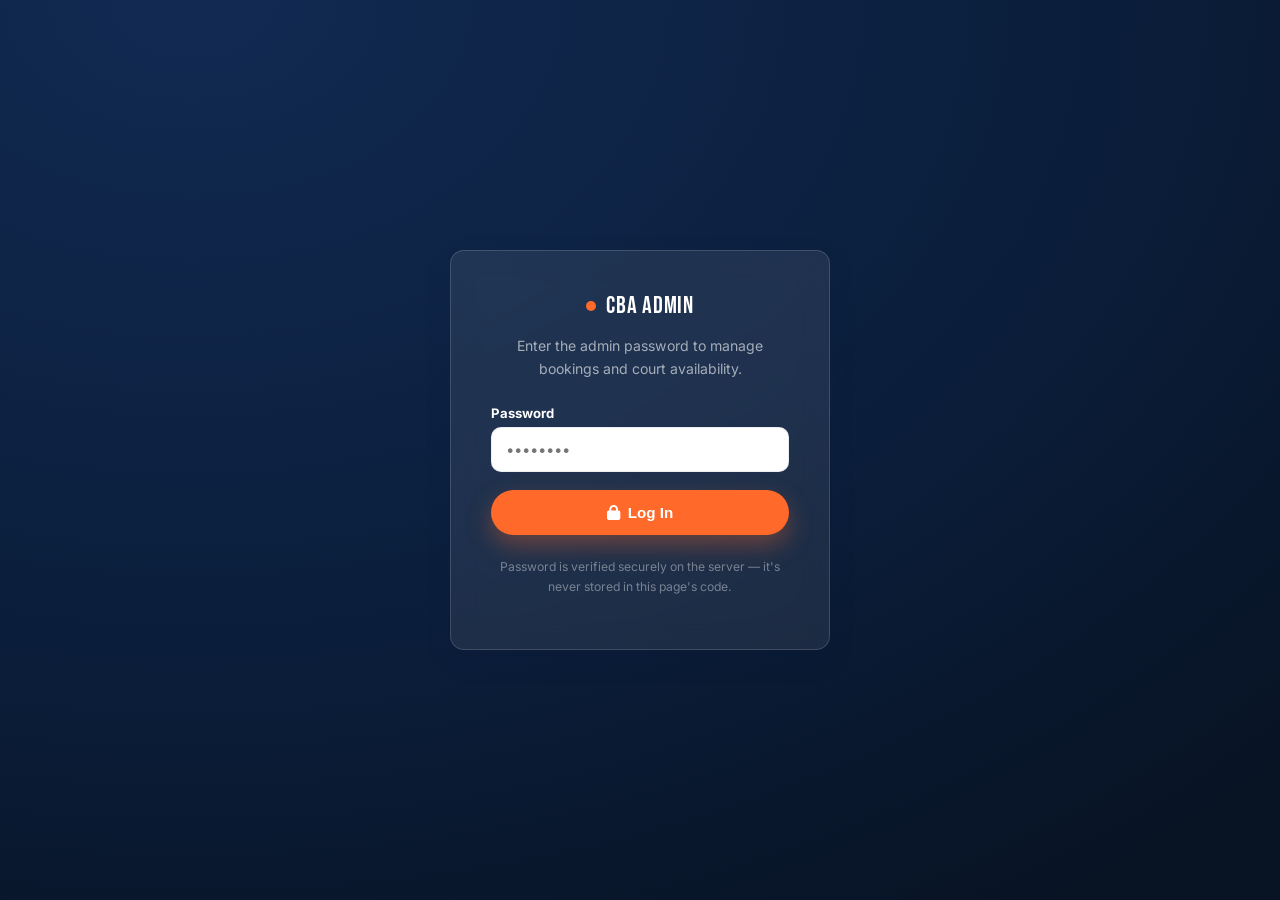
<file: admin.html>
<!DOCTYPE html>
<html lang="en">
<head>
<meta charset="UTF-8">
<meta name="viewport" content="width=device-width, initial-scale=1.0">
<title>Admin Panel — Chaitanya Badminton Academy</title>
<link rel="stylesheet" href="https://cdnjs.cloudflare.com/ajax/libs/font-awesome/6.5.1/css/all.min.css">
<link rel="stylesheet" href="style.css">
</head>
<body class="admin-body">

<!-- ===================== LOGIN SCREEN ===================== -->
<div id="admin-login-screen" style="min-height:100vh;display:flex;align-items:center;justify-content:center;background:radial-gradient(120% 120% at 15% 0%, #122a52 0%, #0B1F3D 55%, #081324 100%);padding:20px">
  <div class="glass-card" style="background:rgba(255,255,255,0.08);border-color:rgba(255,255,255,0.15);backdrop-filter:blur(14px);padding:40px;max-width:380px;width:100%;text-align:center">
    <div class="brand" style="justify-content:center;margin-bottom:6px;color:#fff"><span class="shuttle-dot"></span> CBA ADMIN</div>
    <p style="color:rgba(255,255,255,0.6);font-size:0.88rem;margin-bottom:24px">Enter the admin password to manage bookings and court availability.</p>
    <form id="admin-login-form">
      <div class="field" style="text-align:left">
        <label style="color:#fff">Password</label>
        <input type="password" name="password" required placeholder="••••••••" autocomplete="current-password">
      </div>
      <button class="btn btn-primary" style="width:100%" type="submit"><i class="fa-solid fa-lock"></i> Log In</button>
      <div class="form-msg" id="admin-login-msg"></div>
    </form>
    <p style="color:rgba(255,255,255,0.4);font-size:0.76rem;margin-top:22px">Password is verified securely on the server — it's never stored in this page's code.</p>
  </div>
</div>

<div class="admin-shell" id="admin-shell" style="display:none">
  <aside class="admin-sidebar" id="admin-sidebar">
    <div class="brand"><span class="shuttle-dot"></span> CBA ADMIN</div>
    <nav>
      <a href="#" class="active"><i class="fa-solid fa-gauge"></i> Dashboard</a>
      <a href="#bookings-panel"><i class="fa-solid fa-list-check"></i> Bookings</a>
      <a href="#slot-control-panel"><i class="fa-solid fa-toggle-on"></i> Slot Control</a>
      <a href="#calendar-panel"><i class="fa-solid fa-calendar-days"></i> Calendar</a>
      <a href="index.html" target="_blank"><i class="fa-solid fa-globe"></i> View Website</a>
      <a href="#" id="admin-logout-btn"><i class="fa-solid fa-right-from-bracket"></i> Log Out</a>
    </nav>
  </aside>

  <main class="admin-main">
    <div class="admin-topbar">
      <div>
        <button class="nav-toggle" id="sidebar-toggle" style="display:none;color:var(--court-navy)"><i class="fa-solid fa-bars"></i></button>
        <h2 style="color:var(--court-navy)">Dashboard</h2>
        <p style="margin:2px 0 0;font-size:0.9rem">Live view of every court booking, synced from Google Sheets.</p>
      </div>
      <div style="display:flex;gap:10px">
        <button class="btn btn-dark btn-sm" onclick="loadBookings()"><i class="fa-solid fa-rotate"></i> Refresh</button>
        <button class="btn btn-primary btn-sm" onclick="exportBookingsCSV()"><i class="fa-solid fa-file-csv"></i> Export CSV</button>
      </div>
    </div>

    <!-- STATS -->
    <div class="stat-grid">
      <div class="stat-card"><div class="num" id="stat-total">—</div><div class="label">Total Bookings</div></div>
      <div class="stat-card accent-orange"><div class="num" id="stat-pending">—</div><div class="label">Pending</div></div>
      <div class="stat-card accent-green"><div class="num" id="stat-confirmed">—</div><div class="label">Confirmed</div></div>
      <div class="stat-card accent-red"><div class="num" id="stat-cancelled">—</div><div class="label">Cancelled</div></div>
      <div class="stat-card"><div class="num" id="stat-today">—</div><div class="label">Today's Bookings</div></div>
    </div>

    <!-- ANALYTICS -->
    <div class="stat-grid" style="grid-template-columns:repeat(auto-fit,minmax(220px,1fr))">
      <div class="stat-card"><div class="num" id="stat-top-court" style="font-size:1.3rem">—</div><div class="label">Most Booked Court</div></div>
      <div class="stat-card"><div class="num" id="stat-top-hour" style="font-size:1.3rem">—</div><div class="label">Peak Booking Hour</div></div>
    </div>

    <!-- BOOKINGS TABLE -->
    <div class="panel" id="bookings-panel">
      <div class="panel-head">
        <h3>All Bookings</h3>
        <div class="toolbar">
          <input type="text" id="f-search" placeholder="Search name, mobile, ID...">
          <input type="date" id="f-date">
          <select id="f-court"></select>
          <select id="f-status">
            <option value="">All status</option>
            <option>Pending</option>
            <option>Confirmed</option>
            <option>Cancelled</option>
          </select>
        </div>
      </div>
      <div style="overflow-x:auto">
        <table class="data-table">
          <thead>
            <tr><th>Booking ID</th><th>Customer</th><th>Court</th><th>Date</th><th>Time</th><th>Status</th><th>Actions</th></tr>
          </thead>
          <tbody id="bookings-tbody">
            <tr><td colspan="7" class="empty-state"><span class="spinner dark"></span> Loading bookings...</td></tr>
          </tbody>
        </table>
      </div>
    </div>

    <!-- MANUAL SLOT AVAILABILITY -->
    <div class="panel" id="slot-control-panel">
      <div class="panel-head">
        <h3>Manual Slot Availability</h3>
        <div class="toolbar">
          <select id="sc-court"></select>
          <input type="date" id="sc-date">
        </div>
      </div>
      <p style="font-size:0.85rem;margin-top:-8px;margin-bottom:18px">
        Force a slot <strong>Yes</strong> (open) or <strong>No</strong> (blocked) — for maintenance, private events, or holding a slot without a booking. This overrides normal booking logic; the public site respects it immediately.
      </p>
      <div class="stat-grid" id="slot-control-grid" style="grid-template-columns:repeat(auto-fit,minmax(170px,1fr))"></div>
    </div>

    <!-- CALENDAR -->
    <div class="panel" id="calendar-panel">
      <div class="panel-head">
        <h3>Calendar View</h3>
        <div class="view-tabs">
          <button data-view="daily" onclick="setCalendarView('daily')">Daily</button>
          <button data-view="weekly" onclick="setCalendarView('weekly')">Weekly</button>
          <button data-view="monthly" class="active" onclick="setCalendarView('monthly')">Monthly</button>
        </div>
      </div>
      <div class="calendar-legend">
        <span><span class="dot confirmed"></span> Confirmed</span>
        <span><span class="dot pending"></span> Pending</span>
        <span><span class="dot cancelled"></span> Cancelled</span>
      </div>
      <div class="cal-grid" id="calendar-grid"></div>
    </div>
  </main>
</div>

<script src="config.js"></script>
<script src="script.js"></script>
<script>
  document.getElementById("sidebar-toggle").addEventListener("click", () => {
    document.getElementById("admin-sidebar").classList.toggle("open");
  });
  // Show the hamburger only on small screens
  const mq = window.matchMedia("(max-width: 900px)");
  const syncToggle = () => document.getElementById("sidebar-toggle").style.display = mq.matches ? "inline-block" : "none";
  mq.addEventListener("change", syncToggle); syncToggle();
</script>
</body>
</html>
</file>
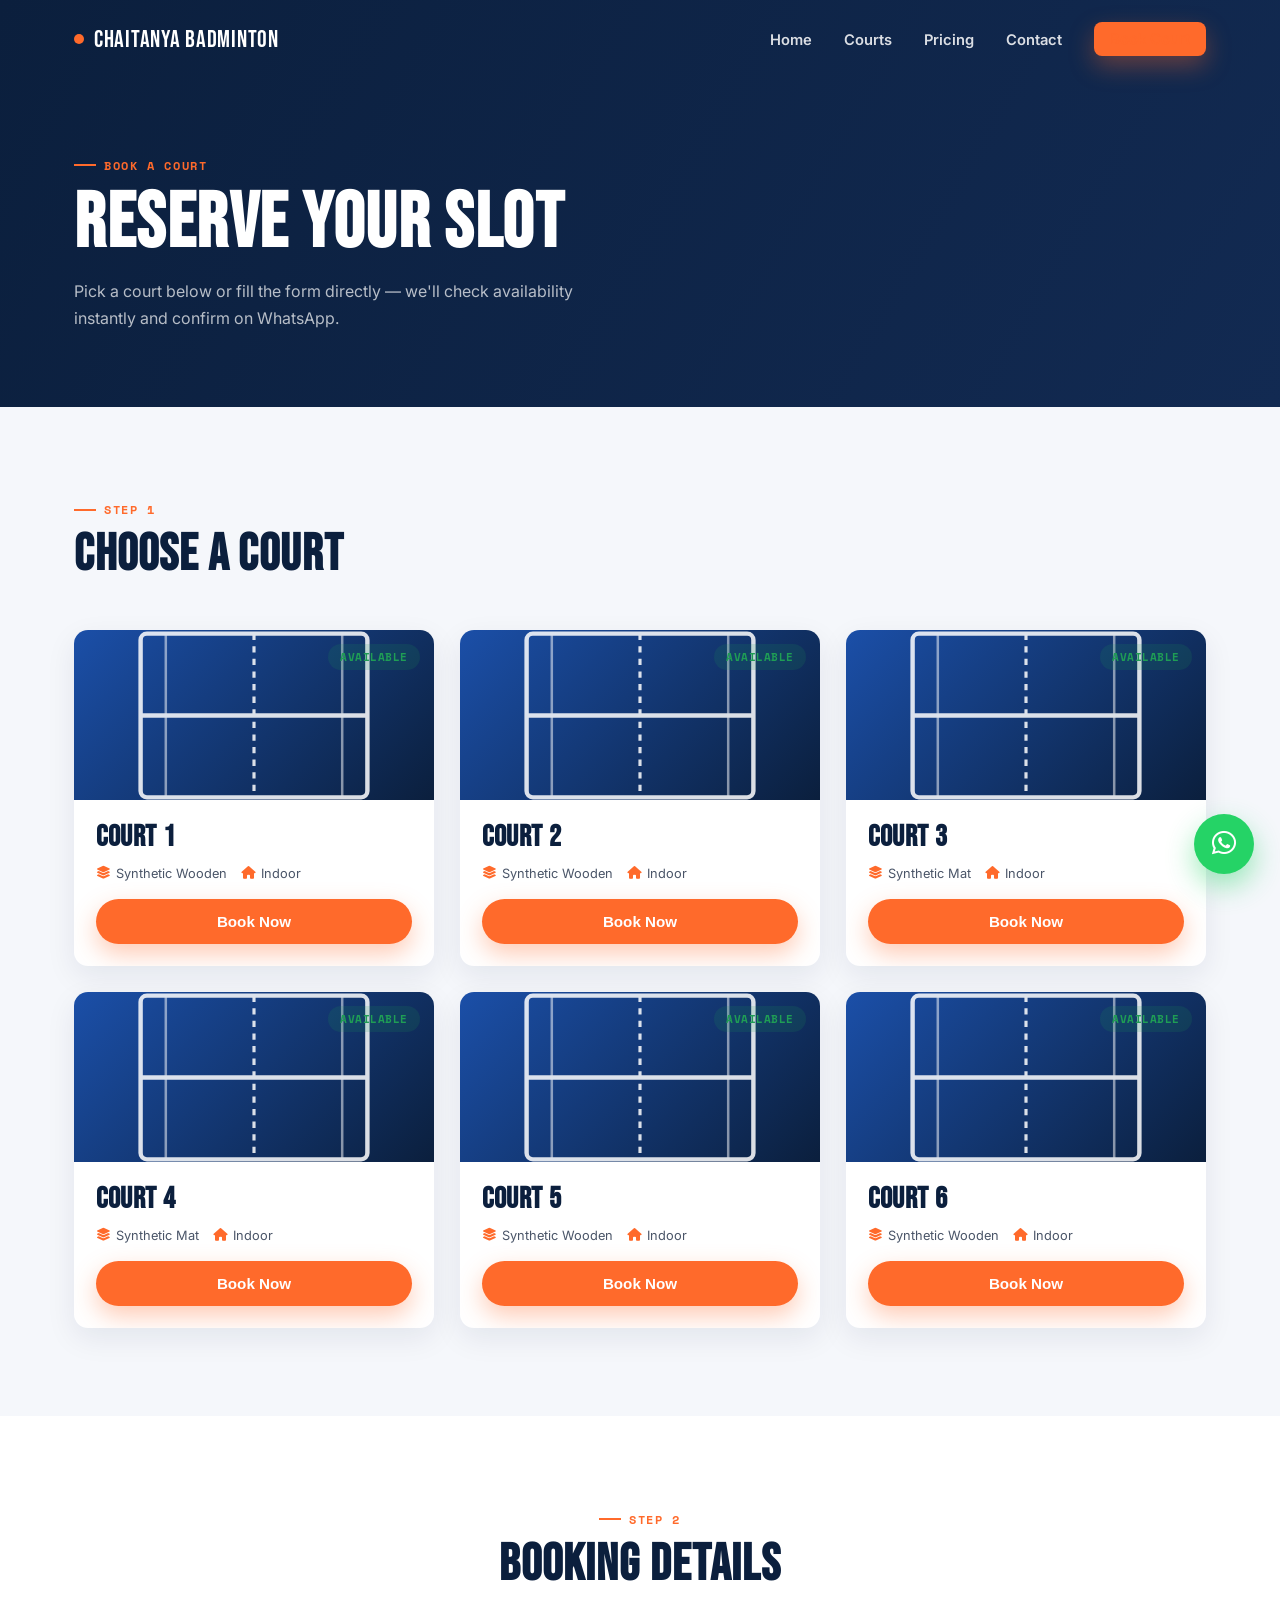
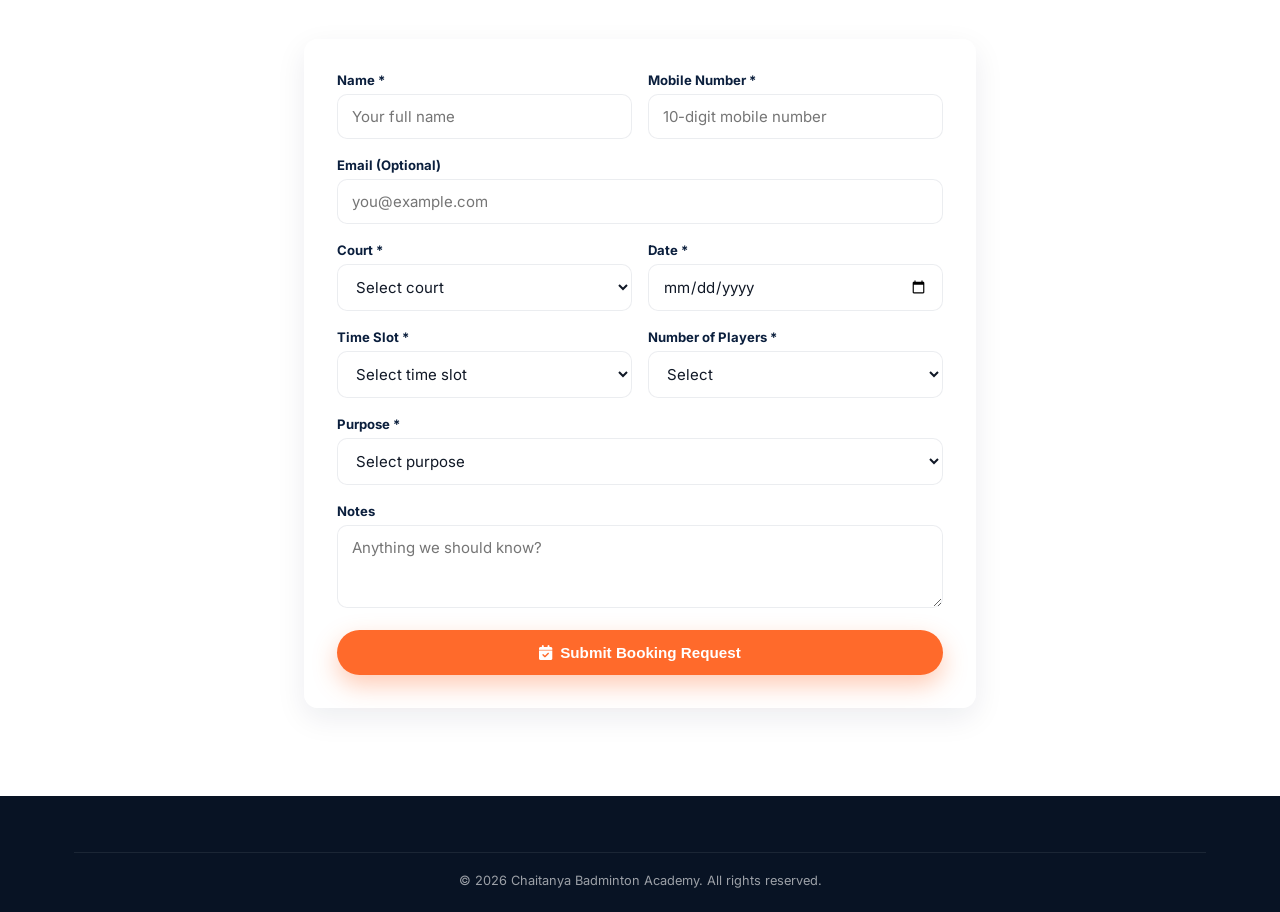
<file: booking.html>
<!DOCTYPE html>
<html lang="en">
<head>
<meta charset="UTF-8">
<meta name="viewport" content="width=device-width, initial-scale=1.0">
<title>Book a Court — Chaitanya Badminton Academy</title>
<link rel="stylesheet" href="https://cdnjs.cloudflare.com/ajax/libs/font-awesome/6.5.1/css/all.min.css">
<link rel="stylesheet" href="style.css">
</head>
<body>

<header class="navbar">
  <div class="container">
    <a href="index.html" class="brand"><span class="shuttle-dot"></span> CHAITANYA BADMINTON</a>
    <nav>
      <ul class="nav-links">
        <li><a href="index.html">Home</a></li>
        <li><a href="index.html#courts">Courts</a></li>
        <li><a href="index.html#pricing">Pricing</a></li>
        <li><a href="index.html#contact">Contact</a></li>
        <li><a href="booking.html" class="btn btn-primary btn-sm active">Book Court</a></li>
      </ul>
    </nav>
    <button class="nav-toggle" aria-label="Toggle menu"><i class="fa-solid fa-bars"></i></button>
  </div>
</header>

<section class="page-hero">
  <div class="container">
    <div class="eyebrow">Book a Court</div>
    <h1>Reserve your slot</h1>
    <p style="color:rgba(255,255,255,0.7);max-width:520px;margin-top:14px">Pick a court below or fill the form directly — we'll check availability instantly and confirm on WhatsApp.</p>
  </div>
</section>

<section>
  <div class="container">
    <div class="section-head">
      <div class="eyebrow">Step 1</div>
      <h2>Choose a court</h2>
    </div>
    <div class="court-grid" id="courts-grid-full"></div>
  </div>
</section>

<section style="background:#fff" id="booking-form-section">
  <div class="container" style="max-width:720px">
    <div class="section-head center">
      <div class="eyebrow">Step 2</div>
      <h2>Booking details</h2>
    </div>

    <form class="contact-form glass-card" id="booking-form">
      <div class="field-row">
        <div class="field"><label>Name *</label><input type="text" name="name" required placeholder="Your full name"></div>
        <div class="field"><label>Mobile Number *</label><input type="tel" name="mobile" required placeholder="10-digit mobile number" pattern="[0-9]{10}"></div>
      </div>
      <div class="field"><label>Email (Optional)</label><input type="email" name="email" placeholder="you@example.com"></div>

      <div class="field-row">
        <div class="field"><label>Court *</label><select name="court" id="bk-court" required></select></div>
        <div class="field"><label>Date *</label><input type="date" name="date" required></div>
      </div>

      <div class="field-row">
        <div class="field"><label>Time Slot *</label><select name="slot" id="bk-slot" required></select></div>
        <div class="field"><label>Number of Players *</label>
          <select name="players" required>
            <option value="">Select</option>
            <option>2 (Singles)</option>
            <option>4 (Doubles)</option>
            <option>Coaching Session</option>
          </select>
        </div>
      </div>

      <div class="field">
        <label>Purpose *</label>
        <select name="purpose" required>
          <option value="">Select purpose</option>
          <option>Casual Play</option>
          <option>Practice / Training</option>
          <option>Coaching Session</option>
          <option>Tournament Prep</option>
          <option>Corporate / Group Event</option>
        </select>
      </div>

      <div class="field"><label>Notes</label><textarea name="notes" rows="3" placeholder="Anything we should know?"></textarea></div>

      <button class="btn btn-primary" style="width:100%" type="submit">
        <i class="fa-solid fa-calendar-check"></i> Submit Booking Request
      </button>

      <div class="form-msg" id="booking-msg"></div>
      <div id="wa-cta"></div>
    </form>
  </div>
</section>

<footer>
  <div class="container">
    <div class="footer-bottom">© <span id="year"></span> Chaitanya Badminton Academy. All rights reserved.</div>
  </div>
</footer>

<a href="#" class="wa-float" target="_blank" aria-label="Chat on WhatsApp"><i class="fa-brands fa-whatsapp"></i></a>

<script src="config.js"></script>
<script src="script.js"></script>
<script>
  document.getElementById("year").textContent = new Date().getFullYear();
  // If arriving from a "Book Now" card link with #court-id, scroll straight to the form
  if (window.location.hash) {
    const courtId = window.location.hash.replace("#", "");
    const court = CONFIG.courts.find(c => c.id === courtId);
    window.addEventListener("load", () => {
      if (court) document.getElementById("bk-court").value = court.name;
      document.getElementById("booking-form-section").scrollIntoView({ behavior: "smooth" });
    });
  }
</script>
</body>
</html>
</file>
<file: style.css>
/* =========================================================
   CHAITANYA BADMINTON ACADEMY — DESIGN SYSTEM
   Palette:  --court-navy #0B1F3D   (deep court blue, backgrounds)
             --court-blue #1B4FA8   (primary blue, court markings)
             --shuttle-orange #FF6A2B (primary accent)
             --line-white #FFFFFF   (court lines, cards)
             --mist #F5F7FB         (page background)
             --ink #101826          (body text)
   Type:     Display  — 'Bebas Neue'   (scoreboard/poster headlines)
             Body     — 'Inter'       (clean, readable)
             Utility  — 'Space Mono'  (booking IDs, timestamps, scores)
   Signature: badminton court line-diagram motif (SVG) used as a
              recurring graphic device instead of generic blobs/gradients.
   ========================================================= */

@import url('https://fonts.googleapis.com/css2?family=Bebas+Neue&family=Inter:wght@400;500;600;700;800&family=Space+Mono:wght@400;700&display=swap');

:root {
  --court-navy: #0B1F3D;
  --court-navy-2: #122a52;
  --court-blue: #1B4FA8;
  --shuttle-orange: #FF6A2B;
  --shuttle-orange-2: #ff8552;
  --line-white: #FFFFFF;
  --mist: #F5F7FB;
  --ink: #101826;
  --ink-soft: #4a5568;
  --border: rgba(11, 31, 61, 0.08);

  --status-confirmed: #1f9d55;
  --status-pending: #e0a800;
  --status-cancelled: #d64545;

  --radius-lg: 22px;
  --radius-md: 14px;
  --radius-sm: 8px;
  --shadow-soft: 0 10px 30px rgba(11, 31, 61, 0.08);
  --shadow-lift: 0 20px 45px rgba(11, 31, 61, 0.16);
  --ease: cubic-bezier(.22,.8,.28,1);
}

* { box-sizing: border-box; }
html { scroll-behavior: smooth; }
body {
  margin: 0;
  font-family: 'Inter', sans-serif;
  color: var(--ink);
  background: var(--mist);
  -webkit-font-smoothing: antialiased;
}

h1, h2, h3, .display {
  font-family: 'Bebas Neue', sans-serif;
  letter-spacing: 0.02em;
  line-height: 1.05;
  margin: 0;
  color: var(--court-navy);
}
h1 { font-size: clamp(2.6rem, 6vw, 5.2rem); }
h2 { font-size: clamp(2rem, 4vw, 3.2rem); }
h3 { font-size: clamp(1.4rem, 2.4vw, 1.9rem); }

.mono { font-family: 'Space Mono', monospace; }

p { line-height: 1.65; color: var(--ink-soft); }

a { color: inherit; text-decoration: none; }
img { max-width: 100%; display: block; }
.container { width: 100%; max-width: 1180px; margin: 0 auto; padding: 0 24px; }

.eyebrow {
  display: inline-flex;
  align-items: center;
  gap: 8px;
  font-family: 'Space Mono', monospace;
  font-size: 0.72rem;
  letter-spacing: 0.14em;
  text-transform: uppercase;
  color: var(--shuttle-orange);
  font-weight: 700;
  margin-bottom: 10px;
}
.eyebrow::before {
  content: "";
  width: 22px;
  height: 2px;
  background: var(--shuttle-orange);
  display: inline-block;
}

section { padding: 88px 0; position: relative; }
.section-head { max-width: 640px; margin-bottom: 48px; }
.section-head.center { margin-left: auto; margin-right: auto; text-align: center; }

/* ---------- Buttons ---------- */
.btn {
  display: inline-flex;
  align-items: center;
  justify-content: center;
  gap: 8px;
  font-weight: 700;
  font-size: 0.95rem;
  padding: 14px 28px;
  border-radius: 999px;
  border: none;
  cursor: pointer;
  transition: transform .25s var(--ease), box-shadow .25s var(--ease), background .25s var(--ease);
  white-space: nowrap;
}
.btn-primary { background: var(--shuttle-orange); color: #fff; box-shadow: 0 10px 24px rgba(255,106,43,0.35); }
.btn-primary:hover { transform: translateY(-2px); box-shadow: 0 16px 30px rgba(255,106,43,0.42); background: var(--shuttle-orange-2); }
.btn-outline { background: transparent; color: var(--line-white); border: 1.5px solid rgba(255,255,255,0.5); }
.btn-outline:hover { background: rgba(255,255,255,0.12); transform: translateY(-2px); }
.btn-dark { background: var(--court-navy); color: #fff; }
.btn-dark:hover { background: var(--court-navy-2); transform: translateY(-2px); }
.btn-sm { padding: 8px 16px; font-size: 0.8rem; border-radius: 8px; }
.btn:disabled { opacity: 0.5; cursor: not-allowed; transform: none; }

/* ---------- Navbar ---------- */
.navbar {
  position: fixed; top: 0; left: 0; right: 0; z-index: 1000;
  background: rgba(11, 31, 61, 0.0);
  padding: 22px 0;
  transition: background .3s var(--ease), padding .3s var(--ease), box-shadow .3s var(--ease);
}
.navbar.scrolled {
  background: rgba(11, 31, 61, 0.92);
  backdrop-filter: blur(10px);
  padding: 12px 0;
  box-shadow: 0 8px 24px rgba(0,0,0,0.15);
}
.navbar .container { display: flex; align-items: center; justify-content: space-between; }
.brand { display: flex; align-items: center; gap: 10px; color: #fff; font-family: 'Bebas Neue'; font-size: 1.5rem; letter-spacing: 0.03em; }
.brand .shuttle-dot { width: 10px; height: 10px; border-radius: 50%; background: var(--shuttle-orange); }
.nav-links { display: flex; align-items: center; gap: 32px; list-style: none; margin: 0; padding: 0; }
.nav-links a { color: rgba(255,255,255,0.85); font-weight: 600; font-size: 0.92rem; transition: color .2s; }
.nav-links a:hover, .nav-links a.active { color: var(--shuttle-orange); }
.nav-cta { display: flex; align-items: center; gap: 14px; }
.nav-toggle { display: none; background: none; border: none; color: #fff; font-size: 1.6rem; cursor: pointer; }

@media (max-width: 900px) {
  .nav-links { position: fixed; top: 0; right: -100%; height: 100vh; width: 78%; max-width: 320px;
    background: var(--court-navy); flex-direction: column; justify-content: center; gap: 26px;
    transition: right .35s var(--ease); box-shadow: -10px 0 30px rgba(0,0,0,0.3); }
  .nav-links.open { right: 0; }
  .nav-toggle { display: block; }
}

/* ---------- Hero ---------- */
.hero {
  position: relative;
  min-height: 100vh;
  display: flex;
  align-items: center;
  background: radial-gradient(120% 120% at 15% 0%, var(--court-navy-2) 0%, var(--court-navy) 55%, #081324 100%);
  overflow: hidden;
}
.hero .court-lines {
  position: absolute; inset: 0; width: 100%; height: 100%;
  opacity: 0.16; pointer-events: none;
}
.hero-grid { display: grid; grid-template-columns: 1.1fr 0.9fr; gap: 40px; align-items: center; position: relative; z-index: 2; }
.hero-copy .eyebrow { color: var(--shuttle-orange); }
.hero-copy h1 { color: #fff; }
.hero-copy h1 span { color: var(--shuttle-orange); }
.hero-copy p { color: rgba(255,255,255,0.72); font-size: 1.08rem; max-width: 480px; margin: 20px 0 32px; }
.hero-actions { display: flex; gap: 16px; flex-wrap: wrap; }
.hero-stats { display: flex; gap: 36px; margin-top: 52px; }
.hero-stats div { display: flex; flex-direction: column; }
.hero-stats .num { font-family: 'Bebas Neue'; font-size: 2.4rem; color: #fff; }
.hero-stats .label { font-family: 'Space Mono'; font-size: 0.68rem; letter-spacing: 0.08em; text-transform: uppercase; color: rgba(255,255,255,0.55); }

.hero-visual { position: relative; display: flex; align-items: center; justify-content: center; }
.court-diagram-card {
  background: rgba(255,255,255,0.06);
  border: 1px solid rgba(255,255,255,0.14);
  border-radius: var(--radius-lg);
  backdrop-filter: blur(14px);
  padding: 28px;
  width: 100%;
  max-width: 440px;
}
.court-diagram-card svg { width: 100%; height: auto; }

@media (max-width: 900px) {
  .hero-grid { grid-template-columns: 1fr; text-align: center; }
  .hero-copy p { margin-left: auto; margin-right: auto; }
  .hero-actions { justify-content: center; }
  .hero-stats { justify-content: center; }
  .hero-visual { margin-top: 20px; max-width: 340px; margin-left: auto; margin-right: auto; }
}

/* ---------- Divider (shuttlecock trajectory) ---------- */
.arc-divider { display: block; width: 100%; height: 60px; }
.arc-divider path { stroke: var(--shuttle-orange); stroke-width: 2; fill: none; opacity: 0.5; }

/* ---------- Glass card ---------- */
.glass-card {
  background: rgba(255,255,255,0.7);
  border: 1px solid rgba(255,255,255,0.6);
  backdrop-filter: blur(10px);
  border-radius: var(--radius-md);
  box-shadow: var(--shadow-soft);
  transition: transform .3s var(--ease), box-shadow .3s var(--ease);
}
.glass-card:hover { transform: translateY(-6px); box-shadow: var(--shadow-lift); }

/* ---------- Why choose us / facilities grid ---------- */
.feature-grid { display: grid; grid-template-columns: repeat(auto-fit, minmax(240px, 1fr)); gap: 24px; }
.feature-card { padding: 30px 26px; }
.feature-card .icon {
  width: 52px; height: 52px; border-radius: 14px;
  background: linear-gradient(135deg, var(--court-blue), var(--court-navy));
  display: flex; align-items: center; justify-content: center;
  color: #fff; font-size: 1.3rem; margin-bottom: 18px;
}
.feature-card h3 { margin-bottom: 8px; }
.feature-card p { font-size: 0.92rem; margin: 0; }

/* ---------- Courts ---------- */
.section-dark { background: var(--court-navy); color: #fff; }
.section-dark h2, .section-dark .eyebrow-label { color: #fff; }
.section-dark p { color: rgba(255,255,255,0.68); }

.court-grid { display: grid; grid-template-columns: repeat(auto-fit, minmax(280px, 1fr)); gap: 26px; }
.court-card {
  background: #fff;
  border-radius: var(--radius-md);
  overflow: hidden;
  box-shadow: var(--shadow-soft);
  transition: transform .3s var(--ease), box-shadow .3s var(--ease);
  position: relative;
}
.court-card:hover { transform: translateY(-8px); box-shadow: var(--shadow-lift); }
.court-card .court-img {
  height: 170px;
  background: linear-gradient(135deg, var(--court-blue), var(--court-navy));
  position: relative;
  display: flex; align-items: center; justify-content: center;
}
.court-card .court-img svg { width: 70%; opacity: 0.85; }
.court-status {
  position: absolute; top: 14px; right: 14px;
  font-family: 'Space Mono'; font-size: 0.68rem; font-weight: 700;
  padding: 5px 12px; border-radius: 999px; text-transform: uppercase; letter-spacing: 0.05em;
}
.court-status.available { background: rgba(31,157,85,0.15); color: var(--status-confirmed); }
.court-status.busy { background: rgba(214,69,69,0.15); color: var(--status-cancelled); }
.court-body { padding: 22px; }
.court-body h3 { margin-bottom: 8px; }
.court-meta { display: flex; gap: 14px; margin: 12px 0 18px; flex-wrap: wrap; }
.court-meta span { font-size: 0.8rem; color: var(--ink-soft); display: flex; align-items: center; gap: 6px; }
.court-meta i { color: var(--shuttle-orange); }

/* ---------- Pricing ---------- */
.pricing-grid { display: grid; grid-template-columns: repeat(auto-fit, minmax(240px, 1fr)); gap: 24px; }
.price-card { padding: 32px 26px; text-align: center; }
.price-card .plan { font-family: 'Space Mono'; font-size: 0.72rem; text-transform: uppercase; letter-spacing: 0.1em; color: var(--shuttle-orange); font-weight: 700; }
.price-card .amount { font-family: 'Bebas Neue'; font-size: 2.1rem; margin: 14px 0 6px; color: var(--court-navy); }
.price-card .note { font-size: 0.85rem; color: var(--ink-soft); }
.price-card.highlight { background: var(--court-navy); color: #fff; }
.price-card.highlight .amount, .price-card.highlight .plan { color: #fff; }
.price-card.highlight .note { color: rgba(255,255,255,0.65); }

/* ---------- Gallery ---------- */
.gallery-grid { display: grid; grid-template-columns: repeat(auto-fit, minmax(220px, 1fr)); gap: 16px; }
.gallery-item { border-radius: var(--radius-md); overflow: hidden; aspect-ratio: 4/3; background: linear-gradient(135deg, var(--court-blue), var(--shuttle-orange)); display: flex; align-items: center; justify-content: center; color: #fff; opacity: 0.9; }
.gallery-item i { font-size: 2rem; }

/* ---------- Testimonials ---------- */
.testimonial-grid { display: grid; grid-template-columns: repeat(auto-fit, minmax(280px, 1fr)); gap: 24px; }
.testimonial-card { padding: 28px; }
.testimonial-card .stars { color: var(--shuttle-orange); margin-bottom: 12px; }
.testimonial-card p { font-style: italic; }
.testimonial-card .author { margin-top: 16px; font-weight: 700; color: var(--court-navy); font-style: normal; }

/* ---------- Contact ---------- */
.contact-wrap { display: grid; grid-template-columns: 1fr 1fr; gap: 40px; align-items: start; }
.contact-form { padding: 32px; }
.map-embed { border-radius: var(--radius-md); overflow: hidden; box-shadow: var(--shadow-soft); height: 100%; min-height: 340px; }
.map-embed iframe { width: 100%; height: 100%; min-height: 340px; border: 0; }
@media (max-width: 900px) { .contact-wrap { grid-template-columns: 1fr; } }

/* ---------- Forms ---------- */
.field { margin-bottom: 18px; }
.field label { display: block; font-size: 0.82rem; font-weight: 700; color: var(--court-navy); margin-bottom: 6px; }
.field input, .field select, .field textarea {
  width: 100%; padding: 12px 14px; border-radius: 10px; border: 1.5px solid var(--border);
  font-family: 'Inter'; font-size: 0.94rem; background: #fff; color: var(--ink);
  transition: border-color .2s;
}
.field input:focus, .field select:focus, .field textarea:focus { outline: none; border-color: var(--court-blue); }
.field-row { display: grid; grid-template-columns: 1fr 1fr; gap: 16px; }
@media (max-width: 560px) { .field-row { grid-template-columns: 1fr; } }

/* ---------- Footer ---------- */
footer { background: #081324; color: rgba(255,255,255,0.6); padding: 56px 0 24px; }
.footer-grid { display: grid; grid-template-columns: 2fr 1fr 1fr 1fr; gap: 32px; margin-bottom: 40px; }
.footer-grid h4 { color: #fff; font-family: 'Bebas Neue'; font-size: 1.1rem; letter-spacing: 0.04em; margin-bottom: 16px; }
.footer-grid ul { list-style: none; padding: 0; margin: 0; }
.footer-grid ul li { margin-bottom: 10px; font-size: 0.9rem; }
.footer-grid ul li a:hover { color: var(--shuttle-orange); }
.footer-bottom { border-top: 1px solid rgba(255,255,255,0.08); padding-top: 20px; text-align: center; font-size: 0.8rem; }
@media (max-width: 800px) { .footer-grid { grid-template-columns: 1fr 1fr; } }

/* ---------- Floating WhatsApp ---------- */
.wa-float {
  position: fixed; bottom: 26px; right: 26px; z-index: 900;
  width: 60px; height: 60px; border-radius: 50%;
  background: #25D366; color: #fff; display: flex; align-items: center; justify-content: center;
  font-size: 1.7rem; box-shadow: 0 12px 28px rgba(37,211,102,0.45);
  animation: pulse 2.4s infinite;
}
.wa-float:hover { transform: scale(1.08); }
@keyframes pulse { 0% { box-shadow: 0 0 0 0 rgba(37,211,102,0.5);} 70% { box-shadow: 0 0 0 16px rgba(37,211,102,0);} 100% { box-shadow: 0 0 0 0 rgba(37,211,102,0);} }

/* ---------- Modal ---------- */
.modal-overlay {
  position: fixed; inset: 0; background: rgba(8,19,36,0.6); backdrop-filter: blur(4px);
  display: none; align-items: center; justify-content: center; z-index: 2000; padding: 20px;
}
.modal-overlay.open { display: flex; }
.modal-box {
  background: #fff; border-radius: var(--radius-lg); max-width: 560px; width: 100%;
  max-height: 90vh; overflow-y: auto; padding: 32px; position: relative;
  animation: modalIn .3s var(--ease);
}
@keyframes modalIn { from { opacity: 0; transform: translateY(16px) scale(0.98);} to { opacity: 1; transform: translateY(0) scale(1);} }
.modal-close { position: absolute; top: 18px; right: 18px; background: var(--mist); border: none; width: 34px; height: 34px; border-radius: 50%; cursor: pointer; font-size: 1rem; color: var(--ink-soft); }
.modal-close:hover { background: var(--border); }

/* ---------- Loading spinner ---------- */
.spinner {
  width: 20px; height: 20px; border: 3px solid rgba(255,255,255,0.35); border-top-color: #fff;
  border-radius: 50%; animation: spin .7s linear infinite; display: inline-block;
}
.spinner.dark { border-color: rgba(11,31,61,0.2); border-top-color: var(--court-navy); }
@keyframes spin { to { transform: rotate(360deg); } }

.form-msg { padding: 14px 16px; border-radius: 10px; font-size: 0.9rem; margin-top: 14px; display: none; }
.form-msg.show { display: block; }
.form-msg.success { background: rgba(31,157,85,0.12); color: var(--status-confirmed); }
.form-msg.error { background: rgba(214,69,69,0.12); color: var(--status-cancelled); }

.slot-unavailable { background: rgba(214,69,69,0.08) !important; color: var(--status-cancelled); border: 1px dashed var(--status-cancelled) !important; cursor: not-allowed; }

/* ---------- Utility page hero (booking/admin) ---------- */
.page-hero {
  background: linear-gradient(120deg, var(--court-navy), var(--court-navy-2));
  padding: 150px 0 60px;
  color: #fff;
  position: relative;
  overflow: hidden;
}
.page-hero .eyebrow { color: var(--shuttle-orange); }
.page-hero h1 { color: #fff; }

/* ---------- Admin dashboard ---------- */
.admin-body { background: var(--mist); min-height: 100vh; }
.admin-shell { display: flex; min-height: 100vh; }
.admin-sidebar {
  width: 240px; background: var(--court-navy); color: #fff; padding: 28px 20px; flex-shrink: 0;
  position: sticky; top: 0; height: 100vh;
}
.admin-sidebar .brand { margin-bottom: 40px; }
.admin-sidebar nav a {
  display: flex; align-items: center; gap: 10px; padding: 12px 14px; border-radius: 10px;
  color: rgba(255,255,255,0.7); font-weight: 600; font-size: 0.92rem; margin-bottom: 6px; transition: all .2s;
}
.admin-sidebar nav a:hover, .admin-sidebar nav a.active { background: rgba(255,255,255,0.08); color: #fff; }
.admin-sidebar nav a.active { border-left: 3px solid var(--shuttle-orange); }
.admin-main { flex: 1; padding: 32px 36px; min-width: 0; }
.admin-topbar { display: flex; justify-content: space-between; align-items: center; margin-bottom: 28px; flex-wrap: wrap; gap: 14px; }

.stat-grid { display: grid; grid-template-columns: repeat(auto-fit, minmax(180px, 1fr)); gap: 18px; margin-bottom: 32px; }
.stat-card { background: #fff; border-radius: var(--radius-md); padding: 22px; box-shadow: var(--shadow-soft); }
.stat-card .num { font-family: 'Bebas Neue'; font-size: 2.2rem; color: var(--court-navy); }
.stat-card .label { font-size: 0.8rem; color: var(--ink-soft); text-transform: uppercase; letter-spacing: 0.05em; font-weight: 600; }
.stat-card.accent-orange .num { color: var(--shuttle-orange); }
.stat-card.accent-green .num { color: var(--status-confirmed); }
.stat-card.accent-red .num { color: var(--status-cancelled); }

.panel { background: #fff; border-radius: var(--radius-md); box-shadow: var(--shadow-soft); padding: 24px; margin-bottom: 24px; }
.panel-head { display: flex; justify-content: space-between; align-items: center; margin-bottom: 18px; flex-wrap: wrap; gap: 12px; }
.panel-head h3 { color: var(--court-navy); }

.toolbar { display: flex; gap: 10px; flex-wrap: wrap; }
.toolbar input, .toolbar select {
  padding: 9px 12px; border-radius: 8px; border: 1.5px solid var(--border); font-size: 0.85rem; font-family: 'Inter';
}

table.data-table { width: 100%; border-collapse: collapse; font-size: 0.88rem; }
table.data-table th { text-align: left; padding: 12px 14px; color: var(--ink-soft); font-size: 0.72rem; text-transform: uppercase; letter-spacing: 0.05em; border-bottom: 2px solid var(--border); }
table.data-table td { padding: 14px; border-bottom: 1px solid var(--border); vertical-align: middle; }
table.data-table tr:hover td { background: rgba(27,79,168,0.03); }
.badge { font-family: 'Space Mono'; font-size: 0.7rem; font-weight: 700; padding: 4px 11px; border-radius: 999px; text-transform: uppercase; letter-spacing: 0.03em; }
.badge.pending { background: rgba(224,168,0,0.14); color: var(--status-pending); }
.badge.confirmed { background: rgba(31,157,85,0.14); color: var(--status-confirmed); }
.badge.cancelled { background: rgba(214,69,69,0.14); color: var(--status-cancelled); }
.row-actions { display: flex; gap: 6px; flex-wrap: wrap; }
.row-actions button, .row-actions a { border: none; background: var(--mist); padding: 6px 10px; border-radius: 6px; font-size: 0.78rem; cursor: pointer; font-weight: 600; display: inline-flex; align-items: center; text-decoration: none; }
.row-actions button.confirm { color: var(--status-confirmed); }
.row-actions button.reject { color: var(--status-cancelled); }
.row-actions a.wa { color: #25D366; }
.row-actions button:hover, .row-actions a:hover { background: var(--border); }

.calendar-legend { display: flex; gap: 18px; font-size: 0.82rem; margin-bottom: 14px; }
.calendar-legend span { display: flex; align-items: center; gap: 6px; }
.dot { width: 10px; height: 10px; border-radius: 50%; display: inline-block; }
.dot.confirmed { background: var(--status-confirmed); }
.dot.pending { background: var(--status-pending); }
.dot.cancelled { background: var(--status-cancelled); }

.view-tabs { display: flex; gap: 8px; margin-bottom: 16px; }
.view-tabs button { padding: 8px 16px; border-radius: 8px; border: 1.5px solid var(--border); background: #fff; font-weight: 600; font-size: 0.85rem; cursor: pointer; }
.view-tabs button.active { background: var(--court-navy); color: #fff; border-color: var(--court-navy); }

.cal-grid { display: grid; grid-template-columns: repeat(7, 1fr); gap: 8px; }
.cal-cell { background: var(--mist); border-radius: 8px; padding: 8px; min-height: 90px; font-size: 0.78rem; }
.cal-cell .date-num { font-weight: 700; color: var(--court-navy); margin-bottom: 6px; }
.cal-cell .cal-dot-row { display: flex; gap: 4px; flex-wrap: wrap; }

@media (max-width: 900px) {
  .admin-sidebar { position: fixed; left: -240px; z-index: 1500; transition: left .3s var(--ease); }
  .admin-sidebar.open { left: 0; }
  .admin-main { padding: 90px 18px 24px; }
}

.empty-state { text-align: center; padding: 40px 20px; color: var(--ink-soft); }
.empty-state i { font-size: 2.2rem; color: var(--border); margin-bottom: 10px; display: block; }

.reveal { opacity: 0; transform: translateY(24px); transition: opacity .7s var(--ease), transform .7s var(--ease); }
.reveal.in { opacity: 1; transform: translateY(0); }

@media (prefers-reduced-motion: reduce) {
  * { animation: none !important; transition: none !important; }
}
</file>
